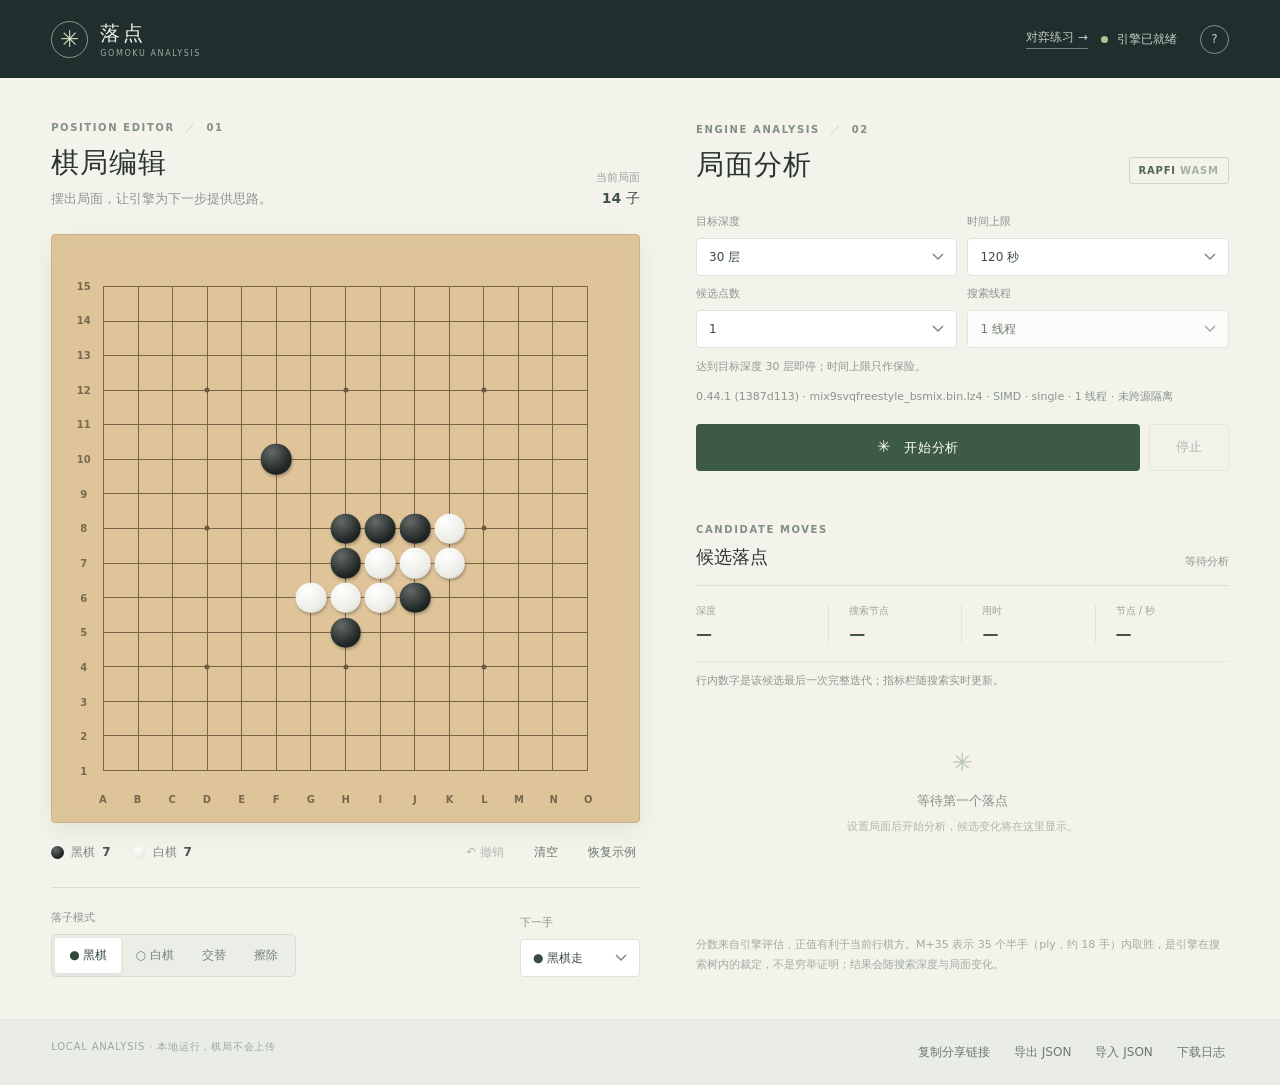
<file: index.html>
<!doctype html>
<!-- SPDX-License-Identifier: GPL-3.0-or-later -->
<html lang="zh-CN">
<head>
  <meta charset="utf-8"><meta name="viewport" content="width=device-width,initial-scale=1">
  <meta name="theme-color" content="#1e292b"><title>落点 · 五子棋分析</title>
  <link rel="icon" href="favicon.svg" type="image/svg+xml">
  <link rel="stylesheet" href="style.css">
<script src="./coi-serviceworker.js"></script>
</head>
<body>
<header class="topbar"><div class="brand"><span class="brand-mark">✳</span><div><b>落点</b><span>GOMOKU ANALYSIS</span></div></div><div class="top-right"><a class="nav-link" href="./play.html">对弈练习 →</a><span class="status-dot" id="engine-dot"></span><span id="engine-status">正在准备引擎</span><button class="icon-btn" id="help-btn" title="使用说明" aria-label="使用说明">?</button></div></header>
<main class="layout">
<section class="board-panel">
  <div class="section-heading"><div><div class="eyebrow">POSITION EDITOR <span>／</span> 01</div><h1>棋局编辑</h1><p>摆出局面，让引擎为下一步提供思路。</p></div><div class="move-indicator"><span>当前局面</span><strong id="stone-count">14 子</strong></div></div>
  <div class="board-wrap"><div class="board" id="board" role="grid" aria-label="十五路五子棋棋盘"></div></div>
  <div class="board-footer"><div class="legend"><span><i class="stone black"></i>黑棋 <b id="black-count">7</b></span><span><i class="stone white"></i>白棋 <b id="white-count">7</b></span></div><div class="board-actions"><button class="text-btn" id="undo">↶ <span>撤销</span></button><button class="text-btn" id="clear">清空</button><button class="text-btn" id="preset">恢复示例</button></div></div>
  <div class="editor-row"><div><label>落子模式</label><div class="segmented" id="modes"><button data-mode="black" class="active">● 黑棋</button><button data-mode="white">○ 白棋</button><button data-mode="alternate">交替</button><button data-mode="erase">擦除</button></div></div><div><label for="side">下一手</label><select id="side"><option value="black">● 黑棋走</option><option value="white">○ 白棋走</option></select></div></div>
</section>
<aside class="analysis-panel">
  <div class="panel-title"><div><div class="eyebrow">ENGINE ANALYSIS <span>／</span> 02</div><h2>局面分析</h2></div><span class="engine-tag">RAPFI <span>WASM</span></span></div>
  <div class="settings"><div class="field"><label for="maxdepth">目标深度</label><select id="maxdepth"><option value="20">20 层</option><option value="24">24 层</option><option value="28">28 层</option><option value="30" selected>30 层</option><option value="34">34 层</option><option value="0">不限（按时间）</option></select></div><div class="field"><label for="time">时间上限</label><select id="time"><option value="5">5 秒</option><option value="15">15 秒（快速）</option><option value="45">45 秒</option><option value="120" selected>120 秒</option><option value="0">不设上限（最多 24 小时）</option></select></div><div class="field"><label for="multipv">候选点数</label><select id="multipv"><option selected>1</option><option>3</option><option>5</option><option>12</option></select></div><div class="field"><label for="threads">搜索线程</label><select id="threads"><option value="1">1 线程</option></select></div></div>
  <p class="hint" id="budget-hint">达到目标深度即停；时间上限只作保险。</p>
  <p class="hint" id="thread-hint" hidden>多线程的搜索结果不保证可复现，可能与单线程不同。</p>
  <div class="engine-note" id="engine-detail">正在加载本地引擎与网络权重…</div>
  <div class="run-row"><button class="primary" id="analyze" disabled><span>✳</span> 开始分析</button><button class="stop" id="stop" disabled>停止</button></div>
  <div class="analysis-head"><div><span class="eyebrow">CANDIDATE MOVES</span><h3>候选落点</h3></div><span class="live-label" id="search-state">等待分析</span></div>
  <div class="metrics"><div><span>深度</span><b id="metric-depth">—</b></div><div><span>搜索节点</span><b id="metric-nodes">—</b></div><div><span>用时</span><b id="metric-time">—</b></div><div><span>节点 / 秒</span><b id="metric-speed">—</b></div></div>
  <p class="hint" id="row-note">行内数字是该候选最后一次完整迭代；指标栏随搜索实时更新。</p>
  <div class="results" id="results"><div class="empty"><span>✳</span><b>等待第一个落点</b><p>设置局面后开始分析，候选变化将在这里显示。</p></div></div>
  <div class="variation" id="variation" hidden><div><b>变化预览</b><span id="variation-label"></span></div><div class="variation-controls"><button id="pv-prev" aria-label="上一步">←</button><span id="pv-step">0 / 0</span><button id="pv-next" aria-label="下一步">→</button><button id="pv-close">退出预览 ×</button></div></div>
  <p class="score-note">分数来自引擎评估，正值有利于当前行棋方。M+35 表示 35 个半手（ply，约 18 手）内取胜，是引擎在搜索树内的裁定，不是穷举证明；结果会随搜索深度与局面变化。</p>
</aside>
</main>
<footer><span>LOCAL ANALYSIS · 本地运行，棋局不会上传</span><div><button id="copy">复制分享链接</button><button id="export">导出 JSON</button><button id="import">导入 JSON</button><button id="logs">下载日志</button><input id="file" type="file" accept="application/json,.json" hidden></div></footer>
<dialog id="help"><div class="dialog-head"><div><div class="eyebrow">HOW TO USE</div><h2>使用说明</h2></div><button id="help-close" class="icon-btn">×</button></div><p>在棋盘上点击交叉点摆子。选择黑棋、白棋、交替或擦除模式，并明确设置下一手的颜色。</p><p>点击「开始分析」后，引擎在浏览器中计算。多候选会分摊搜索预算，战术题可优先选择一个候选并给予较长时间。点击候选行可在棋盘上逐步预览变化；修改棋局会清除旧结果。</p><p>坐标以左下角为 A1。分享链接包含棋子与行棋方；JSON 可用于保存或恢复局面。浏览器关闭后正在运行的分析将停止。手动编辑局面没有完整棋谱；为设置行棋方，引擎可能插入跳步，这会影响依赖历史的判断。</p><p>「目标深度」是主要停止条件：到达即停，时间只作上限。达到目标深度时结果与设备速度无关；显示「被时间截断」时，结果会随机器快慢变化。多线程的搜索结果不保证可复现，可能与单线程不同。</p><p>M 值以半手（ply）为单位：M+35 是 35 个半手，约 18 个己方着手。它来自搜索树内的判断，不是穷举证明。</p><p>多线程需要浏览器支持跨源隔离与 SharedArrayBuffer。页面会尝试通过 Service Worker 启用隔离；若不可用，则使用单线程。</p></dialog>
<div class="toast" id="toast" role="status"></div>
<script src="rules.js"></script>
<script src="app.js"></script>
</body></html>
</file>
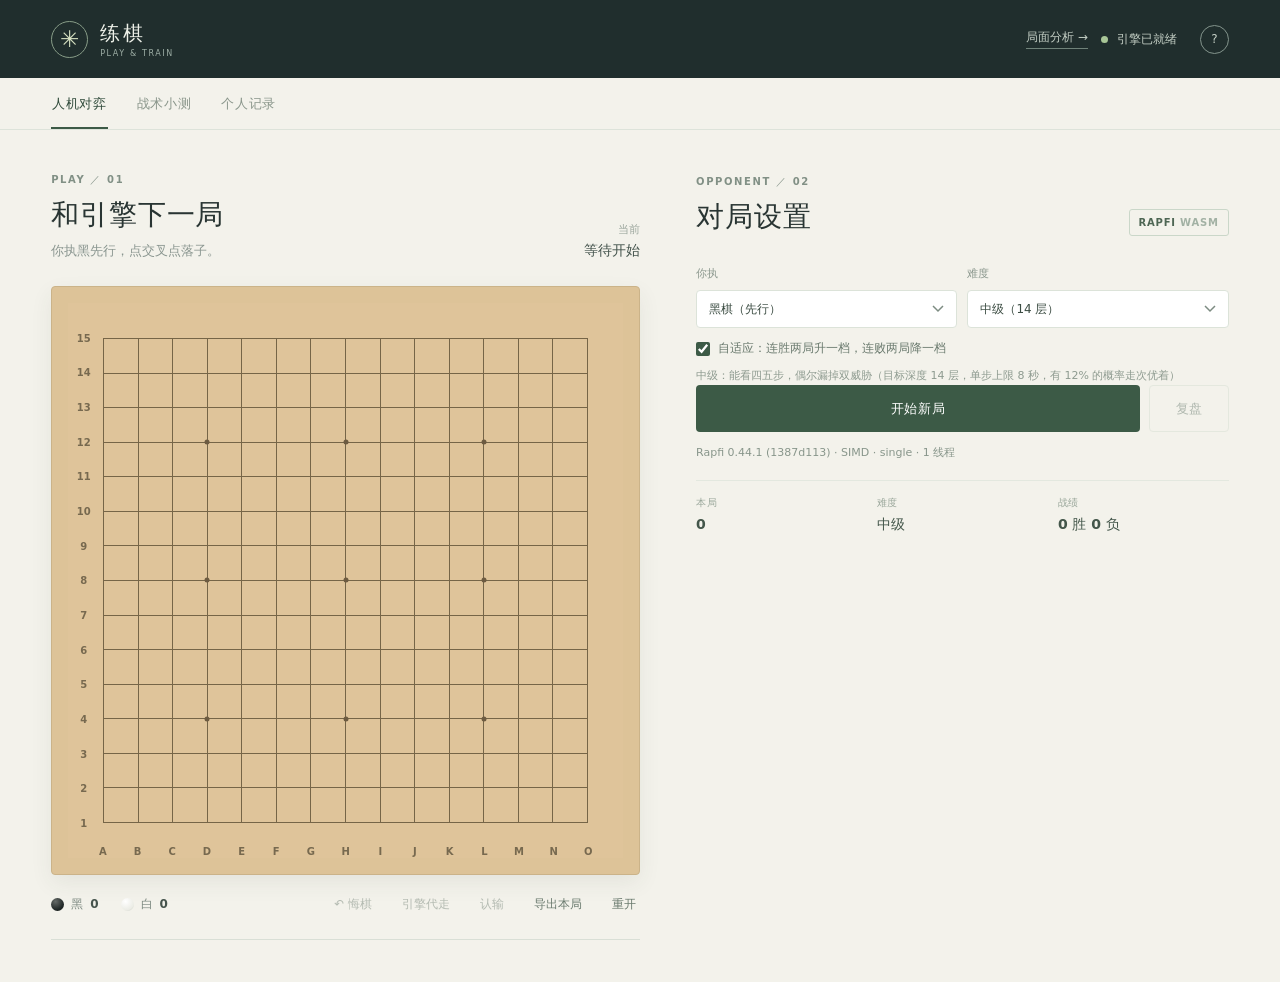
<file: play.html>
<!doctype html>
<!-- SPDX-License-Identifier: GPL-3.0-or-later -->
<html lang="zh-CN">
<head>
  <meta charset="utf-8"><meta name="viewport" content="width=device-width,initial-scale=1">
  <meta name="theme-color" content="#1e292b"><title>练棋 · 人机对弈</title>
  <link rel="icon" href="favicon.svg" type="image/svg+xml">
  <link rel="stylesheet" href="style.css">
  <link rel="stylesheet" href="play.css">
<script src="./coi-serviceworker.js"></script>
</head>
<body>
<header class="topbar"><div class="brand"><span class="brand-mark">✳</span><div><b>练棋</b><span>PLAY &amp; TRAIN</span></div></div><div class="top-right"><a class="nav-link" href="./index.html">局面分析 →</a><span class="status-dot" id="engine-dot"></span><span id="engine-status">正在准备引擎</span><button class="icon-btn" id="help-btn" title="使用说明" aria-label="使用说明">?</button></div></header>

<nav class="tabbar" id="tabbar">
  <button data-tab="play" class="active">人机对弈</button>
  <button data-tab="puzzles">战术小测</button>
  <button data-tab="records">个人记录</button>
</nav>

<main class="layout">
  <section class="board-panel">
    <div class="section-heading"><div><div class="eyebrow" id="board-eyebrow">PLAY ／ 01</div><h1 id="board-title">和引擎下一局</h1><p id="board-sub">你执黑先行，点交叉点落子。</p></div><div class="move-indicator"><span>当前</span><strong id="board-status">等待开始</strong></div></div>
    <div class="board-wrap"><div class="board" id="board" role="grid" aria-label="十五路五子棋棋盘"></div></div>
    <div class="board-footer"><div class="legend"><span><i class="stone black"></i>黑 <b id="black-count">0</b></span><span><i class="stone white"></i>白 <b id="white-count">0</b></span></div><div class="board-actions"><button class="text-btn" id="undo">↶ 悔棋</button><button class="text-btn" id="pass" title="让引擎替你下这一手，然后它作为对手再应一手">引擎代走</button><button class="text-btn" id="resign">认输</button><button class="text-btn" id="export-game">导出本局</button><button class="text-btn" id="reset">重开</button></div></div>
  </section>

  <aside class="analysis-panel">
    <div class="panel-title"><div><div class="eyebrow" id="panel-eyebrow">OPPONENT ／ 02</div><h2 id="panel-title">对局设置</h2></div><span class="engine-tag" id="rating-tag">RAPFI <span>WASM</span></span></div>

    <div id="panel-play">
      <div class="settings two"><div class="field"><label for="side">你执</label><select id="side"><option value="black">黑棋（先行）</option><option value="white">白棋（后行）</option></select></div><div class="field"><label for="level">难度</label><select id="level"></select></div></div>
      <label class="check"><input type="checkbox" id="adaptive" checked> 自适应：连胜两局升一档，连败两局降一档</label>
      <p class="hint" id="play-hint"></p>
      <div class="run-row"><button class="primary" id="new-game">开始新局</button><button class="stop" id="review-btn" disabled>复盘</button></div>
      <div class="engine-note" id="engine-detail">正在加载本地引擎与网络权重…</div>
      <div class="kpis"><div><span>本局</span><b id="kpi-moves">0</b></div><div><span>难度</span><b id="kpi-level">—</b></div><div><span>战绩</span><b id="kpi-record">0 胜 0 负</b></div></div>
      <div class="variation" id="mv-list" hidden>
        <div class="review-head"><b>复盘</b><span id="mv-count"></span></div>
        <div class="wr-chart" id="wr-chart"></div>
        <div class="review-actions">
          <label class="check"><input type="checkbox" id="review-overlay" checked> 显示选点</label>
          <button class="text-btn" id="review-undo">撤销摆子</button>
          <button class="text-btn" id="review-back">回到主线</button>
        </div>
        <p class="review-hint" id="review-hint">点列表跳到该手；在棋盘空点落子可以摆自己的变化，引擎即时评估。</p>
        <div class="mv-scroll" id="mv-rows"></div>
      </div>
    </div>

    <div id="panel-puzzles" hidden>
      <div class="puzzle-head"><span class="badge" id="puzzle-cat">防守</span><b id="puzzle-title">—</b></div>
      <p class="hint" id="puzzle-hint"></p>
      <div class="run-row"><button class="primary" id="puzzle-next">下一题</button><button class="stop" id="puzzle-show">看答案</button></div>
      <div class="puzzle-result" id="puzzle-result" hidden></div>
      <div class="puzzle-explain" id="puzzle-explain" hidden></div>
      <p class="score-note">判题方式：你落子后，引擎在 18 层评估对手局面——对手被将死算对（进攻题），对手拿不到必胜算对（防守题）。所以同题可以有多个正确答案。</p>
    </div>

    <div id="panel-records" hidden>
      <div class="kpis big"><div><span>暂定等级</span><b id="rec-rating">1000</b><small id="rec-rank">初级</small></div><div><span>总战绩</span><b id="rec-record">0 / 0</b><small id="rec-rate">—</small></div></div>
      <h3 class="sub">各难度胜率</h3>
      <div id="rec-levels" class="bars"></div>
      <h3 class="sub">能力项</h3>
      <div id="rec-skills" class="skills"></div>
      <h3 class="sub">最近对局</h3>
      <div class="table-wrap"><table class="records" id="rec-games"><thead><tr><th>时间</th><th>难度</th><th>执</th><th>结果</th><th>手数</th></tr></thead><tbody></tbody></table></div>
      <div class="run-row"><button class="stop" id="rec-reset">清空记录</button></div>
    </div>
  </aside>
</main>

<dialog id="help"><div class="dialog-head"><div><div class="eyebrow">HOW TO USE</div><h2>使用说明</h2></div><button id="help-close" class="icon-btn">×</button></div>
<p>三个页签：人机对弈、战术小测、个人记录。对弈时点交叉点落子，引擎会自动应手；一局结束后可以点「复盘」，引擎会逐手检查你的着法并标出失误。</p>
<p>难度按搜索深度分档（6 / 10 / 14 / 20 / 26 层），不是按时间，所以在快慢不同的机器上强弱一致。低难度会让你看到「次优着」，不是永远下最强手。</p>
<p>自适应开关打开时，连胜两局升一档、连败两局降一档；关掉就固定在你选的难度。</p>
<p>复盘只检查你下的棋：每一手都在同一深度重新算一遍，给出引擎认为更好的点与后续变化。评分差 300 以上记为失误，错失必胜或走成被将死直接记为失误。</p>
<p>战术小测的题目都经过引擎验证，答案不唯一——判定看落子后的局面，而不是比对固定坐标。记录只存在这台浏览器里，不会上传。</p>
<p>M 值以半手（ply）为单位：M+35 是 35 个半手，约 18 个己方着手，是引擎在搜索树里的判断，不是穷举证明。</p>
</dialog>
<div class="toast" id="toast" role="status"></div>
<script src="rules.js"></script>
<script src="puzzles.js"></script>
<script src="review-chart.js"></script>
<script src="play.js"></script>
</body></html>
</file>
<file: style.css>
:root{font-family:'DM Sans','Noto Sans SC',system-ui,sans-serif;color:#293533;background:#f3f2eb;font-synthesis:none}*{box-sizing:border-box}body{margin:0}button,select{font:inherit}button{cursor:pointer}button:disabled{cursor:not-allowed;opacity:.45}.topbar{height:78px;background:#202e2d;color:#edf0e8;display:flex;align-items:center;justify-content:space-between;padding:0 max(4vw,28px)}.brand{display:flex;align-items:center;gap:12px}.brand-mark{height:37px;width:37px;border:1px solid #879c87;border-radius:50%;display:grid;place-items:center;color:#d4dfc0;font-size:23px}.brand b{display:block;font-size:20px;letter-spacing:.15em}.brand div span{display:block;font-size:8px;letter-spacing:.2em;color:#9daea5;margin-top:2px}.top-right{display:flex;align-items:center;gap:9px;font-size:12px;color:#c3cec4}.nav-link{color:#c3cec4;text-decoration:none;border-bottom:1px solid #6f8279;padding-bottom:2px;margin-right:4px}.nav-link:hover{color:#fff;border-color:#c3cec4}.status-dot{width:7px;height:7px;background:#caa96b;border-radius:50%}.status-dot.ready{background:#a8c697}.status-dot.error{background:#e08d7e}.icon-btn{border:1px solid #83948c;color:inherit;background:transparent;width:29px;height:29px;border-radius:50%;margin-left:14px}.layout{max-width:1520px;margin:auto;padding:43px max(4vw,28px) 42px;display:grid;grid-template-columns:minmax(450px,1.05fr) minmax(420px,.95fr);gap:56px}.section-heading,.panel-title{display:flex;justify-content:space-between;align-items:flex-end;margin-bottom:26px}.eyebrow{font-size:10px;font-weight:700;letter-spacing:.16em;color:#819085}.eyebrow span{color:#bdc8bc;padding:0 5px}h1,h2,h3,p{margin:0}h1,h2{font-size:28px;letter-spacing:.03em;margin-top:9px;font-weight:600}.section-heading p{font-size:13px;color:#8a9690;margin-top:8px}.move-indicator{text-align:right;color:#9ba69d;font-size:11px}.move-indicator strong{display:block;margin-top:5px;color:#42524b;font-size:14px}.board-wrap{padding:16px;background:#ddc398;border:1px solid #cbb389;box-shadow:0 8px 22px #39483313;border-radius:4px;max-width:680px}.board{position:relative;aspect-ratio:1;background:#dfc49a;touch-action:manipulation}.board:before{content:'';position:absolute;inset:6.25%;background:repeating-linear-gradient(to right,#766547 0 1px,transparent 1px calc(100% / 14)),repeating-linear-gradient(to bottom,#766547 0 1px,transparent 1px calc(100% / 14));border-right:1px solid #766547;border-bottom:1px solid #766547;pointer-events:none}.intersection{position:absolute;width:6.25%;height:6.25%;transform:translate(-50%,-50%);border:0;background:transparent;padding:0;border-radius:50%;z-index:2}.intersection:focus-visible{outline:2px solid #fff;outline-offset:-1px}.intersection:hover:after{content:'';position:absolute;inset:14%;border:1px solid #536b5b;border-radius:50%}.star{position:absolute;width:5px;height:5px;transform:translate(-50%,-50%);border-radius:50%;background:#6d5b41;pointer-events:none}.piece{position:absolute;inset:6%;border-radius:50%;box-shadow:1px 2px 3px #31281755}.piece.black,.stone.black{background:radial-gradient(circle at 35% 27%,#656a67,#202726 65%,#101514)}.piece.white,.stone.white{background:radial-gradient(circle at 35% 27%,#fff,#ebece5 68%,#bdc1b8)}.piece.ghost{opacity:.72}.piece em{display:grid;place-items:center;height:100%;font-style:normal;font-size:clamp(8px,1vw,13px);font-weight:700}.piece.black em{color:#fff}.piece.white em{color:#33413d}.coord{position:absolute;transform:translate(-50%,-50%);font-size:10px;color:#77694f;font-weight:600;pointer-events:none}.board-footer{max-width:680px;display:flex;justify-content:space-between;align-items:center;padding:17px 0 22px;border-bottom:1px solid #d9dfd6}.legend,.board-actions{display:flex;align-items:center;gap:22px}.legend span{display:flex;align-items:center;gap:7px;color:#7d8981;font-size:12px}.legend b{color:#46544d;font-weight:600}.stone{width:13px;height:13px;border-radius:50%;display:inline-block}.text-btn,footer button{border:0;background:none;color:#6a7a6e;padding:4px;font-size:12px}.text-btn:hover,footer button:hover{color:#263f34}.editor-row{display:flex;justify-content:space-between;gap:18px;max-width:680px;margin-top:22px;align-items:end}label{display:block;font-size:11px;color:#8a978d;margin-bottom:9px;font-weight:600}.segmented{display:flex;border:1px solid #d5ddd3;border-radius:5px;padding:3px;background:#ebeee7}.segmented button{border:0;background:none;padding:9px 14px;font-size:12px;color:#758278;border-radius:3px;white-space:nowrap}.segmented button.active{background:#fff;color:#2f4a3a;box-shadow:0 1px 4px #263d2d19}select{appearance:none;background:#fff url("data:image/svg+xml,%3Csvg xmlns='http://www.w3.org/2000/svg' width='12' height='8'%3E%3Cpath d='m1 1 5 5 5-5' fill='none' stroke='%237d8c82' stroke-width='1.5'/%3E%3C/svg%3E") no-repeat right 12px center;border:1px solid #dce3d9;border-radius:4px;color:#3b4c42;padding:11px 33px 11px 12px;font-size:12px;min-width:120px}.analysis-panel{padding-top:2px}.panel-title{margin-bottom:30px}.engine-tag{color:#4e6654;border:1px solid #cad7c9;border-radius:3px;padding:7px 9px;font-size:10px;font-weight:700;letter-spacing:.08em}.engine-tag span{color:#a2b1a4}.settings{display:grid;grid-template-columns:repeat(2,1fr);gap:10px}.settings select{width:100%;min-width:0}.hint{font-size:11px;line-height:1.65;color:#8d9a8f;margin:10px 0 0}.hint[hidden]{display:none}.engine-note{font-size:11px;color:#88968b;margin:12px 0 18px;line-height:1.6}.run-row{display:flex;gap:9px}.primary,.stop{height:47px;border-radius:4px;font-weight:600;font-size:13px}.primary{flex:1;border:0;background:#3c5a46;color:#fff;letter-spacing:.05em}.primary:hover:not(:disabled){background:#2e4937}.primary span{font-size:16px;margin-right:8px}.stop{width:80px;border:1px solid #d2dcd0;background:transparent;color:#607468}.analysis-head{display:flex;align-items:end;justify-content:space-between;margin-top:47px;padding-bottom:16px;border-bottom:1px solid #d9e0d7}.analysis-head h3{font-size:18px;margin-top:8px;font-weight:600}.live-label{font-size:11px;color:#8a9a8e}.metrics{display:grid;grid-template-columns:repeat(4,1fr);padding:18px 0;border-bottom:1px solid #e1e6de}.metrics div{border-right:1px solid #e0e6de;padding-left:20px}.metrics div:first-child{padding-left:0}.metrics div:last-child{border:0}.metrics span{display:block;font-size:10px;color:#9aa79b;margin-bottom:6px}.metrics b{font-size:16px;color:#43564a;font-weight:600}.results{min-height:225px}.empty{text-align:center;padding:58px 20px;color:#abb8aa}.empty span{display:block;font-size:25px;color:#b7c7b4;margin-bottom:13px}.empty b{font-size:13px;font-weight:500;color:#839387}.empty p{font-size:11px;line-height:1.8;margin-top:7px}.result{width:100%;border:0;border-bottom:1px solid #e1e6de;background:none;padding:16px 3px;text-align:left;display:grid;grid-template-columns:30px 50px 70px 1fr;align-items:center;gap:7px;color:#405048}.result:hover,.result.selected{background:#e9eee6}.result .rank{font-size:11px;color:#a1aea2}.result .point{font-size:18px;font-weight:700;color:#30493b}.result .score{font-size:13px;font-weight:600;color:#53765c}.result .line{font-size:11px;line-height:1.7;color:#98a69a;overflow:hidden}.result .line span{display:block;overflow:hidden;text-overflow:ellipsis;white-space:nowrap}.result .line small{display:block;font-size:10px;color:#a0ada1;white-space:nowrap}.variation{background:#e5ece1;padding:14px;margin-top:14px;border-radius:4px;font-size:12px}.variation>div:first-child{display:flex;justify-content:space-between;color:#506857}.variation-controls{display:flex;align-items:center;gap:8px;margin-top:10px;color:#6c7e70}.variation button{border:1px solid #cddbcc;background:#f7faf4;border-radius:3px;padding:5px 9px;color:#506857}.variation button:last-child{margin-left:auto}.score-note{font-size:11px;line-height:1.8;color:#a0aca1;margin-top:20px}footer{background:#e9ede5;border-top:1px solid #dfe5dd;padding:20px max(4vw,28px);display:flex;justify-content:space-between;gap:20px;color:#9ba99d;font-size:10px;letter-spacing:.08em}footer div{display:flex;gap:16px;flex-wrap:wrap}footer button{letter-spacing:0}dialog{max-width:480px;border:0;border-radius:6px;padding:30px;background:#f8f9f4;color:#34483a;box-shadow:0 20px 70px #1116}dialog::backdrop{background:#17251fc2}.dialog-head{display:flex;justify-content:space-between;align-items:start}.dialog-head .icon-btn{color:#54695a}dialog p{font-size:13px;line-height:1.9;color:#718075;margin-top:20px}.toast{position:fixed;bottom:25px;left:50%;transform:translate(-50%,20px);opacity:0;transition:.2s;background:#263d30;color:white;padding:11px 18px;border-radius:4px;font-size:12px;pointer-events:none}.toast.show{opacity:1;transform:translate(-50%,0)}@media(max-width:900px){.layout{grid-template-columns:1fr;max-width:740px;gap:52px}.board-wrap,.board-footer,.editor-row{max-width:none}.analysis-head{margin-top:35px}}@media(max-width:520px){.topbar{height:66px;padding:0 18px}.layout{padding:30px 16px}.top-right{font-size:11px}.section-heading h1,.panel-title h2{font-size:24px}.board-wrap{padding:8px}.coord{font-size:8px}.editor-row{align-items:stretch;flex-direction:column}.editor-row select{width:100%}.segmented button{flex:1;padding:9px 7px}.settings{gap:5px}.settings select{padding-left:8px;padding-right:22px;font-size:11px}.board-actions{gap:9px}.legend{gap:10px}footer{padding:20px 16px;flex-direction:column}footer div{gap:10px}.result{grid-template-columns:24px 46px 60px 1fr}}
</file>
<file: play.css>
/* SPDX-License-Identifier: GPL-3.0-or-later */
/* play.css — 练棋页增量样式。只补充 style.css 未覆盖的结构，
   配色沿用：底 #f3f2eb / 深绿 #3c5a46 / 米色棋盘 #dfc49a / 次要文字 #8a968b */

/* ---------- 顶栏跳转链接 ----------
   基础色与 hover 见 style.css 的 .nav-link，这里只补键盘焦点态 */
.nav-link:focus-visible{outline:2px solid #a8c697;outline-offset:3px;border-radius:2px}

/* ---------- 页签 ---------- */
.tabbar{display:flex;gap:28px;padding:0 max(4vw,28px);background:#f3f2eb;border-bottom:1px solid #dde3da;overflow-x:auto;overscroll-behavior-x:contain;scrollbar-width:none}
.tabbar::-webkit-scrollbar{display:none}
.tabbar button{flex:none;border:0;background:none;padding:17px 1px 14px;font-size:13px;font-weight:500;letter-spacing:.05em;color:#8a968b;border-bottom:2px solid transparent;transition:color .15s,border-color .15s}
.tabbar button:hover{color:#3c5a46}
.tabbar button.active{color:#2f4a3a;font-weight:600;border-bottom-color:#3c5a46}
.tabbar button:focus-visible{outline:2px solid #9fb79b;outline-offset:-2px;border-radius:2px}

/* ---------- 对局设置 ---------- */
.board-panel{min-width:0}
.settings.two{grid-template-columns:repeat(2,minmax(0,1fr))}
.settings.two>.field{min-width:0}

.check{display:flex;align-items:center;gap:8px;margin:12px 0 0;font-size:11.5px;line-height:1.5;color:#6a7a6e;cursor:pointer;user-select:none}
.check input{flex:none;width:14px;height:14px;margin:0;accent-color:#3c5a46;cursor:pointer}

/* ---------- 小指标 ---------- */
.kpis{display:grid;grid-template-columns:repeat(3,minmax(0,1fr));gap:10px;margin-top:18px;padding-top:15px;border-top:1px solid #e3e8df}
.kpis>div{min-width:0;display:flex;flex-direction:column;gap:5px}
.kpis span{font-size:10px;letter-spacing:.05em;color:#9aa79b}
.kpis b{font-size:14px;font-weight:600;line-height:1.3;color:#43564a;font-variant-numeric:tabular-nums}

.kpis.big{grid-template-columns:repeat(2,minmax(0,1fr));gap:10px;margin-top:0;padding-top:0;border-top:0}
.kpis.big>div{gap:4px;padding:12px 14px;background:#eef1e9;border:1px solid #e2e8dc;border-radius:4px}
.kpis.big b{font-size:22px;letter-spacing:.01em}
.kpis.big small{font-size:10.5px;line-height:1.4;color:#8a968b}

/* ---------- 着手列表 ---------- */
.mv-scroll{max-height:240px;overflow-y:auto;overscroll-behavior:contain;margin-top:8px;scrollbar-width:thin;scrollbar-color:#c3d1bd transparent}
.mv-scroll::-webkit-scrollbar{width:6px}
.mv-scroll::-webkit-scrollbar-thumb{background:#c3d1bd;border-radius:99px}
.mv-row{display:flex;align-items:center;gap:8px;width:100%;padding:6px 7px;border:0;border-radius:3px;background:none;font:inherit;font-size:11px;line-height:1.4;color:#506857;text-align:left;cursor:pointer}
.mv-row:hover{background:#dde7d7}
.mv-row.selected{background:#cfdcc7;color:#2f4a3a}
.mv-row>span:first-child{flex:none;width:20px;color:#93a292;font-variant-numeric:tabular-nums}
.mv-row b{font-weight:600;color:#3c5a46}
.mv-row .stone{flex:none;width:10px;height:10px}

/* ---------- 战术小测 ---------- */
.puzzle-head{display:flex;align-items:flex-start;gap:9px}
.puzzle-head b{min-width:0;font-size:14px;font-weight:600;line-height:1.5;color:#31453a;word-break:break-word}
.badge{flex:none;display:inline-block;margin-top:2px;padding:3px 8px;border-radius:3px;background:#e3ecdf;color:#3c5a46;font-size:10px;font-weight:700;letter-spacing:.08em}

.puzzle-result{margin-top:14px;padding:11px 13px;border-radius:4px;border-left:3px solid #cfd9cb;background:#eef1e9;color:#4c6252;font-size:12px;line-height:1.6}
.puzzle-result[hidden]{display:none}
.puzzle-result.ok{border-left-color:#5b8464;background:#e6efe2;color:#3c5a46}
.puzzle-result.bad{border-left-color:#c0705e;background:#f7e8e2;color:#8d4a3a}

.puzzle-explain{margin-top:10px;padding:12px 13px;border:1px solid #e4dcc6;border-radius:4px;background:#efeade;color:#6f7a66;font-size:11.5px;line-height:1.75}
.puzzle-explain[hidden]{display:none}

/* ---------- 个人记录 ---------- */
h3.sub{margin:24px 0 11px;font-size:13px;font-weight:600;letter-spacing:.05em;color:#3c5a46}
h3.sub:first-child{margin-top:0}

.bars{display:grid;gap:9px}
.bars>div{display:grid;grid-template-columns:58px minmax(0,1fr) 46px;align-items:center;gap:10px;font-size:11px;color:#7d8981}
.bars>div>span{overflow:hidden;text-overflow:ellipsis;white-space:nowrap}
.bars>div>b{font-weight:600;text-align:right;color:#506857;font-variant-numeric:tabular-nums}
.bar{height:6px;border-radius:99px;background:#e3e8dc;overflow:hidden}
.bar>i{display:block;width:0;height:100%;border-radius:99px;background:#3c5a46;transition:width .45s ease}

.skills{display:grid;grid-template-columns:repeat(2,minmax(0,1fr));gap:8px}
.skill{display:flex;align-items:center;justify-content:space-between;gap:8px;min-width:0;padding:9px 11px;border:1px solid #e2e8dc;border-radius:4px;background:#eef1e9;font-size:11px;line-height:1.4;color:#6a7a6e}
.skill>span:first-child{min-width:0;overflow:hidden;text-overflow:ellipsis;white-space:nowrap}
.skill b,.skill strong{flex:none;font-size:12px;font-weight:600;color:#3c5a46}
.skill small{flex:none;font-size:10.5px;color:#8a968b}

.table-wrap{margin-top:2px;overflow-x:auto;-webkit-overflow-scrolling:touch;border-bottom:1px solid #e1e6de}
table.records{width:100%;min-width:330px;border-collapse:collapse;font-size:11px;color:#5c6d62}
table.records th{padding:7px 8px;font-size:10px;font-weight:600;letter-spacing:.06em;text-align:left;white-space:nowrap;color:#9aa79b;border-bottom:1px solid #d9e0d7}
table.records td{padding:9px 8px;white-space:nowrap;border-bottom:1px solid #e7ebe2;font-variant-numeric:tabular-nums}
table.records tbody tr:last-child td{border-bottom:0}
table.records tbody tr:hover{background:#eef1e9}

/* ---------- 复盘列表 ---------- */
.review-row{display:flex;align-items:center;gap:8px;width:100%;padding:6px 7px;border:0;border-radius:3px;background:none;font:inherit;font-size:11px;line-height:1.4;color:#506857;text-align:left;cursor:pointer}
.review-row:hover{background:#dde7d7}
.review-row.selected{background:#cfdcc7;color:#2f4a3a}
.review-row>:nth-child(2){flex:1;min-width:0;overflow:hidden;text-overflow:ellipsis;white-space:nowrap}
.review-row b{flex:none;font-weight:600;color:#3c5a46}
.review-row small{flex:none;color:#8d9a8f;font-variant-numeric:tabular-nums}

.grade{flex:none;display:inline-flex;align-items:center;justify-content:center;width:9px;height:9px;border-radius:99px;background:#cfd9cb;color:#4c6252;font-size:10px;font-weight:600;line-height:1;letter-spacing:.03em}
.grade:not(:empty){width:auto;height:auto;min-width:34px;padding:3px 7px;border-radius:99px}
.grade.ok{background:#cfd9cb;color:#4c6252}
.grade.mistake{background:#eadfc0;color:#8a6a24}
.grade.blunder{background:#efd6cd;color:#8e4a3a}

/* ---------- 棋盘标记 ---------- */
/* 最近一手：细描边，黑子白边、白子深边 */
.piece.mark-last{outline:1.5px solid #f4f5ee;outline-offset:-3px}
.piece.white.mark-last{outline-color:#33513f}

/* 胜利五连：外圈发光 */
.piece.mark-win{box-shadow:0 0 0 2px #caa96b,0 0 9px 2px #caa96b80}

/* 最佳点提示：虚线圆环，不填色、不吃事件 */
.mark-best{position:absolute;box-sizing:border-box;border:1.5px dashed #3c5a46;border-radius:50%;background:#3c5a4614;pointer-events:none;z-index:3}
.intersection>.mark-best{inset:-2%}
.board>.mark-best{width:7.5%;height:7.5%;transform:translate(-50%,-50%)}

/* 落子对错：短促标记 */
.puzzle-ok,.puzzle-bad{position:absolute;box-sizing:border-box;border:2px solid;border-radius:50%;pointer-events:none;z-index:4;animation:mark-fade .45s ease-out}
.puzzle-ok{border-color:#4f8355;box-shadow:0 0 0 3px #4f835533}
.puzzle-bad{border-color:#b85a48;box-shadow:0 0 0 3px #b85a4833}
.intersection>.puzzle-ok:not(.piece),.intersection>.puzzle-bad:not(.piece){inset:-6%}
.board>.puzzle-ok,.board>.puzzle-bad{width:8%;height:8%;transform:translate(-50%,-50%)}
.intersection.puzzle-ok::after,.intersection.puzzle-bad::after{content:'';position:absolute;inset:-6%;border:2px solid;border-radius:50%;pointer-events:none}
.intersection.puzzle-ok::after{border-color:#4f8355}
.intersection.puzzle-bad::after{border-color:#b85a48}
@keyframes mark-fade{from{opacity:0}to{opacity:1}}

/* ---------- 窄屏 ---------- */
@media(max-width:900px){
  .tabbar{gap:22px}
  .mv-scroll{max-height:220px}
  .puzzle-head b{font-size:13.5px}
}

@media(max-width:520px){
  .tabbar{gap:15px;padding:0 16px}
  .tabbar button{padding:13px 1px 11px;font-size:12px}

  .check{align-items:flex-start;font-size:11px;line-height:1.5}
  .check input{margin-top:1px}

  .kpis{grid-template-columns:repeat(2,minmax(0,1fr));gap:8px;margin-top:16px}
  .kpis b{font-size:13px}
  .kpis.big>div{padding:10px 11px}
  .kpis.big b{font-size:19px}

  .mv-scroll{max-height:200px}

  .puzzle-head{gap:7px}
  .puzzle-head b{font-size:13px}
  .puzzle-result,.puzzle-explain{padding:10px 11px;font-size:11.5px}

  .bars>div{grid-template-columns:46px minmax(0,1fr) 40px;gap:8px}
  .skills{grid-template-columns:minmax(0,1fr)}
  table.records{min-width:300px}
  table.records th,table.records td{padding:7px 6px}
}

/* 题目区：提示与按钮之间留出间距，避免读起来像贴在一起 */
#panel-puzzles .hint + .run-row{margin-top:14px}
#panel-puzzles .run-row + .hint,#panel-puzzles .run-row + .score-note{margin-top:16px}
#panel-puzzles .puzzle-head{margin-bottom:2px}

/* ==========================================================
   复盘面板（play.js 生成的结构）
   配色沿用：深绿 #3c5a46 / 次要文字 #8a968b / 琥珀 #caa96b / 砖红 #c2705f
   ========================================================== */

/* ---------- 标题行 ---------- */
.review-head{display:flex;align-items:baseline;justify-content:space-between;gap:10px;margin:22px 0 0}
.review-head b{min-width:0;font-size:13px;font-weight:600;letter-spacing:.05em;color:#3c5a46}
.review-head span{flex:none;font-size:10.5px;line-height:1.4;color:#8a968b;font-variant-numeric:tabular-nums}

/* ---------- 胜率曲线（review-chart.js） ---------- */
/* 高度由 JS 写 --wr-height（默认 132px）；窄屏直接改 height 覆盖，避免内联样式挡住媒体查询 */
.wr-chart{position:relative;box-sizing:border-box;margin-top:10px;height:var(--wr-height,132px);padding:6px;background:#eef1e9;border:1px solid #e2e8dc;border-radius:4px;overflow:hidden}
.wr-chart svg{display:block;width:100%;height:100%;touch-action:none;-webkit-tap-highlight-color:transparent;user-select:none}
.wr-empty{display:grid;place-items:center;height:100%;font-size:11px;line-height:1.5;color:#8a968b;letter-spacing:.04em}

/* ---------- 复盘列表行 ---------- */
.ply-row{display:grid;grid-template-columns:38px 22px 1fr 46px 52px 52px;align-items:center;gap:6px;width:100%;padding:7px 6px;border:0;border-bottom:1px solid #e7ebe2;border-radius:0;background:none;font:inherit;font-size:11px;line-height:1.4;color:#506857;text-align:left;cursor:pointer}
.ply-row:last-child{border-bottom:0}
.ply-row:hover{background:#e6eddf}
.ply-row.selected{background:#cfdcc7;color:#2f4a3a}
.ply-row.selected .ply-no,.ply-row.selected .ply-loss{color:#5b7360}
.ply-row:focus-visible{outline:2px solid #9fb79b;outline-offset:-2px}

.ply-no{min-width:0;font-size:10.5px;text-align:right;color:#93a292;font-variant-numeric:tabular-nums}
.ply-side{display:flex;align-items:center;justify-content:center;min-width:0}
.ply-side .stone{width:11px;height:11px}
.ply-move{min-width:0;overflow:hidden;white-space:nowrap;text-overflow:ellipsis}
.ply-move b{font-size:13px;font-weight:600;letter-spacing:.02em;color:#3c5a46}
.ply-row.selected .ply-move b{color:#2f4a3a}
.ply-rank{min-width:0;font-size:12px;line-height:1.3;text-align:right;white-space:nowrap;color:#8a968b}
.ply-rank.top{font-weight:600;color:#3c5a46}
.ply-rank.out{color:#c2705f}
.ply-loss{min-width:0;font-size:11px;text-align:right;white-space:nowrap;color:#7d8981;font-variant-numeric:tabular-nums}
.ply-row .grade{justify-self:end;font-size:10px}

/* ---------- 棋盘候选点 ---------- */
/* JS 只给 left/top 百分比，尺寸与居中在这里 */
.cand{position:absolute;z-index:5;box-sizing:border-box;width:7.5%;height:7.5%;transform:translate(-50%,-50%);display:flex;flex-direction:column;align-items:center;justify-content:center;gap:0;border:1.5px solid #8a968b;border-radius:50%;background:#8a968b1f;color:#43564a;pointer-events:none;line-height:1;text-align:center}
.cand b{font-size:10.5px;font-weight:600;line-height:1.1;font-variant-numeric:tabular-nums}
.cand small{font-size:8.5px;line-height:1.1;font-weight:500;opacity:.85;font-variant-numeric:tabular-nums}

.cand.rank1{border-color:#4f8a63;background:#4f8a6329;color:#2f5c40}
.cand.rank2{border-color:#b98b3f;background:#b98b3f24;color:#7a5a1e}
.cand.rank3{border-color:#6b8296;background:#6b829620;color:#40576a}
.cand.played{border-style:dashed;border-color:#c2705f;box-shadow:0 0 0 1px #c2705f33}

/* ---------- 底部操作行与说明 ---------- */
.review-actions{display:flex;align-items:center;flex-wrap:wrap;gap:8px 12px;margin-top:12px;padding-top:12px;border-top:1px solid #e3e8df}
.review-actions button{flex:none;padding:5px 10px;border:1px solid #cfd9c8;border-radius:3px;background:#eef1e9;color:#43564a;font-size:11px;line-height:1.35;white-space:nowrap}
.review-actions button:hover{background:#e3ecdf;border-color:#bccdb4}
.review-actions button:focus-visible{outline:2px solid #9fb79b;outline-offset:1px}
.review-actions label{display:flex;align-items:center;gap:6px;font-size:11px;line-height:1.4;color:#6a7a6e;cursor:pointer;user-select:none}
.review-actions input[type="checkbox"]{flex:none;width:13px;height:13px;margin:0;accent-color:#3c5a46;cursor:pointer}

.review-hint{margin-top:8px;font-size:10.5px;line-height:1.6;color:#8a968b}

/* ---------- 复盘区窄屏 ---------- */
@media(max-width:520px){
  .review-head{margin-top:18px;gap:8px}
  .review-head b{font-size:12.5px}
  .review-head span{font-size:10px}

  .wr-chart{height:112px;padding:5px}

  .ply-row{grid-template-columns:30px 20px 1fr 38px 42px 44px;gap:4px;padding:7px 4px;font-size:10.5px}
  .ply-no{font-size:10px}
  .ply-side .stone{width:10px;height:10px}
  .ply-move b{font-size:12px}
  .ply-rank{font-size:10.5px}
  .ply-loss{font-size:10px}
  .ply-row .grade{font-size:9.5px}

  .cand{width:8%;height:8%}
  .cand b{font-size:9px}
  .cand small{font-size:7.5px}
  .cand.played{box-shadow:none}

  .review-actions{gap:8px}
  .review-actions button{padding:5px 8px}
  .review-hint{font-size:10px}
}

/* 已定局的两种评价：不改胜负，只是不再把它标成好手 */
.grade.won{color:#3c5a46;background:#e3ecdc}
.grade.lost{color:#7d8a80;background:#eceee8}
</file>
